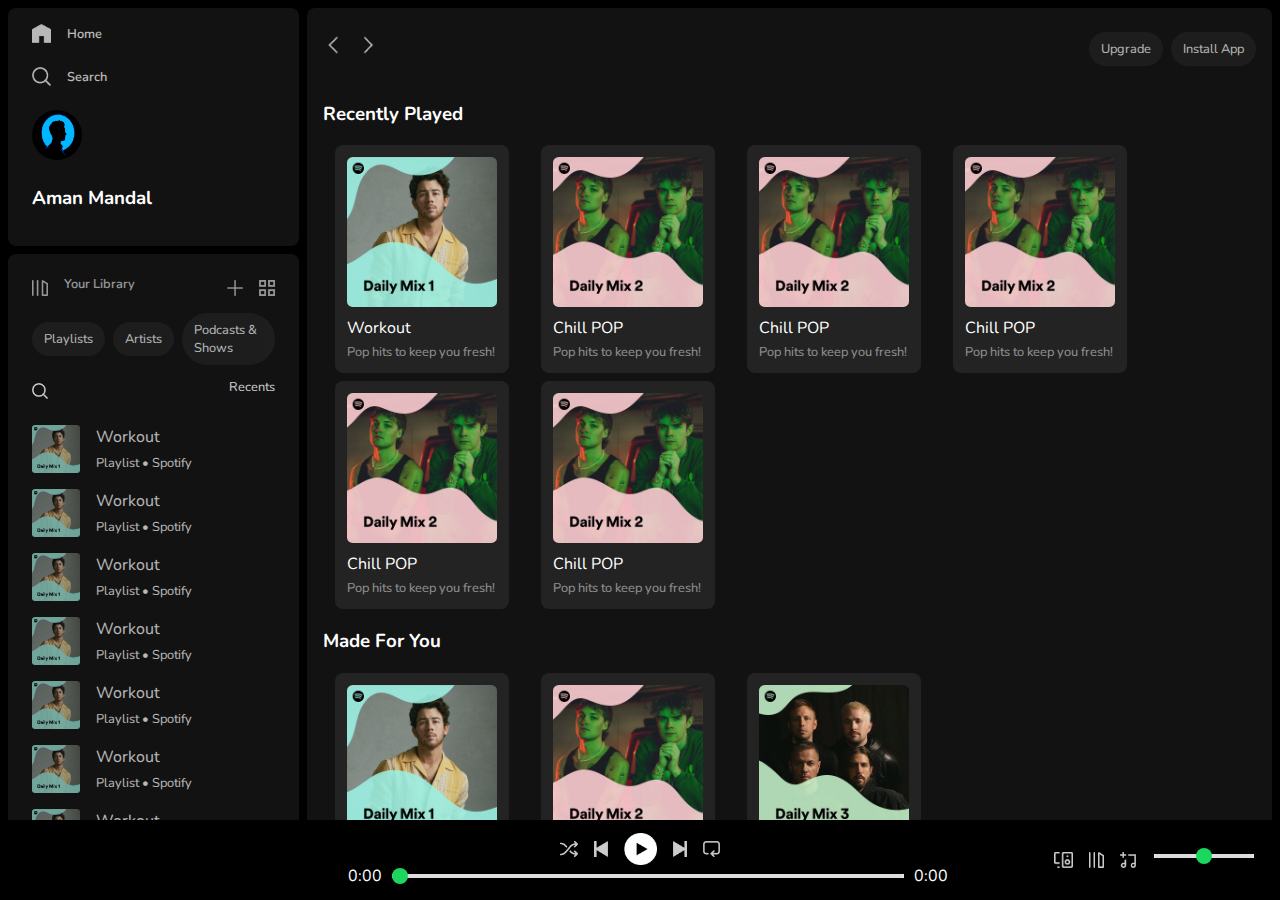
<file: Spotify Clone/index.html>
<!DOCTYPE html>
<html lang="en">

<head>
  <meta charset="UTF-8">
  <meta name="viewport" content="width=device-width, initial-scale=1.0">
  <title>Spotify - Web Player : Music for Everyone</title>
  <meta name="description" content="Spotify Clone built using html and Css">
  <link rel="stylesheet" href="style.css">
  
  <link rel="icon" type="images/x-icon" href="assests/logo.png" />
  <link rel="preconnect" href="https://fonts.googleapis.com" />
  <link rel="preconnect" href="https://fonts.gstatic.com" crossorigin />
  <link rel="stylesheet" href="https://fonts.googleapis.com/css2?family=Nunito:wght@300;400;700&display=swap">
</head>

<body>
  
  <div class="container">
    <div class="sidebar">
      <div class="top-icons">
        <div class="link-flex">
          <img src="./assets/home.png" alt="Home" />
          <a href="#">Home</a>
        </div>
        <div class="link-flex">
          <img src="./assets/search.png" alt="Search" />
          <a href="#">Search</a>
        </div>
        <a href=""><img src="profile-pic.png" alt="Avatar" class="avatar"><h3>Aman Mandal</h3></a>
      </div>
      <div class="library">
        <div class="flex-top">
          <div class="link-flex">
            <img src="./assets/playlist.png" alt="Library" />
            <p>Your Library</p>
          </div>
          <div class="link-flex">
            <img src="./assets/plus.png" />
            <img src="./assets/boxes.png" />
          </div>
        </div>
        <div class="link-flex" style="gap: 0.5rem">
          <div class="chip">Playlists</div>
          <div class="chip">Artists</div>
          <div class="chip">Podcasts & Shows</div>
        </div>
        <div class="flex-top">
          <img src="./assets/search.png" />
          <p>Recents</p>
        </div>
        <div class="albums">
          <div class="link-flex album-flex">
            <img src="./assets/mix1.jpeg" class="album-cover" />
            <div class="col-flex">
              <p class="album-name">Workout</p>
              <p>Playlist &#x2022; Spotify</p>
            </div>
          </div>
          <div class="link-flex album-flex">
            <img src="./assets/mix1.jpeg" class="album-cover" />
            <div class="col-flex">
              <p class="album-name">Workout</p>
              <p>Playlist &#x2022; Spotify</p>
            </div>
          </div>
          <div class="link-flex album-flex">
            <img src="./assets/mix1.jpeg" class="album-cover" />
            <div class="col-flex">
              <p class="album-name">Workout</p>
              <p>Playlist &#x2022; Spotify</p>
            </div>
          </div>
          <div class="link-flex album-flex">
            <img src="./assets/mix1.jpeg" class="album-cover" />
            <div class="col-flex">
              <p class="album-name">Workout</p>
              <p>Playlist &#x2022; Spotify</p>
            </div>
          </div>
          <div class="link-flex album-flex">
            <img src="./assets/mix1.jpeg" class="album-cover" />
            <div class="col-flex">
              <p class="album-name">Workout</p>
              <p>Playlist &#x2022; Spotify</p>
            </div>
          </div>
          <div class="link-flex album-flex">
            <img src="./assets/mix1.jpeg" class="album-cover" />
            <div class="col-flex">
              <p class="album-name">Workout</p>
              <p>Playlist &#x2022; Spotify</p>
            </div>
          </div>
          <div class="link-flex album-flex">
            <img src="./assets/mix1.jpeg" class="album-cover" />
            <div class="col-flex">
              <p class="album-name">Workout</p>
              <p>Playlist &#x2022; Spotify</p>
            </div>
          </div>
          <div class="link-flex album-flex">
            <img src="./assets/mix1.jpeg" class="album-cover" />
            <div class="col-flex">
              <p class="album-name">Workout</p>
              <p>Playlist &#x2022; Spotify</p>
            </div>
          </div>
          <div class="link-flex album-flex">
            <img src="./assets/mix1.jpeg" class="album-cover" />
            <div class="col-flex">
              <p class="album-name">Workout</p>
              <p>Playlist &#x2022; Spotify</p>
            </div>
          </div>
          <div class="link-flex album-flex">
            <img src="./assets/mix1.jpeg" class="album-cover" />
            <div class="col-flex">
              <p class="album-name">Workout</p>
              <p>Playlist &#x2022; Spotify</p>
            </div>
          </div>
          <div class="link-flex album-flex">
            <img src="./assets/mix1.jpeg" class="album-cover" />
            <div class="col-flex">
              <p class="album-name">Workout</p>
              <p>Playlist &#x2022; Spotify</p>
            </div>
          </div>
          <div class="link-flex album-flex">
            <img src="./assets/mix1.jpeg" class="album-cover" />
            <div class="col-flex">
              <p class="album-name">Workout</p>
              <p>Playlist &#x2022; Spotify</p>
            </div>
          </div>
          <div class="link-flex album-flex">
            <img src="./assets/mix1.jpeg" class="album-cover" />
            <div class="col-flex">
              <p class="album-name">Workout</p>
              <p>Playlist &#x2022; Spotify</p>
            </div>
          </div>
          <div class="link-flex album-flex">
            <img src="./assets/mix1.jpeg" class="album-cover" />
            <div class="col-flex">
              <p class="album-name">Workout</p>
              <p>Playlist &#x2022; Spotify</p>
            </div>
          </div>
          <div class="link-flex album-flex">
            <img src="./assets/mix1.jpeg" class="album-cover" />
            <div class="col-flex">
              <p class="album-name">Workout</p>
              <p>Playlist &#x2022; Spotify</p>
            </div>
          </div>
        </div>
        <!-- Put your playlists here -->
      </div>
    </div>
    <div class="main-content">
      <div class="navbar">
        <div class="link-flex">
          <img src="./assets/back_navigation.png" />
          <img src="./assets/forward_navigation.png" />
        </div>
        <!-- Navbar content -->
        <div class="link-flex" style="gap: 0; column-gap: 0.5rem">
          
          <div class="chip">Upgrade</div>
          <div class="chip">Install App</div>
          
        </div>
      </div>
      <h3>Recently Played</h3>
      <div class="cards-container">
        <div class="card">
          <img src="./assets/mix1.jpeg" class="card-img" />
          <p class="card-name">Workout</p>
          <p class="card-description">Pop hits to keep you fresh!</p>
        </div>
        <div class="card">
          <img src="./assets/mix2.jpeg" class="card-img" />
          <p class="card-name">Chill POP</p>
          <p class="card-description">Pop hits to keep you fresh!</p>
        </div>
        <div class="card">
          <img src="./assets/mix2.jpeg" class="card-img" />
          <p class="card-name">Chill POP</p>
          <p class="card-description">Pop hits to keep you fresh!</p>
        </div>
        <div class="card">
          <img src="./assets/mix2.jpeg" class="card-img" />
          <p class="card-name">Chill POP</p>
          <p class="card-description">Pop hits to keep you fresh!</p>
        </div>
        <div class="card">
          <img src="./assets/mix2.jpeg" class="card-img" />
          <p class="card-name">Chill POP</p>
          <p class="card-description">Pop hits to keep you fresh!</p>
        </div>
        <div class="card">
          <img src="./assets/mix2.jpeg" class="card-img" />
          <p class="card-name">Chill POP</p>
          <p class="card-description">Pop hits to keep you fresh!</p>
        </div>
      </div>
      <h3>Made For You</h3>
      <div class="cards-container">
        <div class="card">
          <img src="./assets/mix1.jpeg" class="card-img" />
          <p class="card-name">Workout</p>
          <p class="card-description">Pop hits to keep you fresh!</p>
        </div>
        <div class="card">
          <img src="./assets/mix2.jpeg" class="card-img" />
          <p class="card-name">Workout</p>
          <p class="card-description">Pop hits to keep you fresh!</p>
        </div>
        <div class="card">
          <img src="./assets/mix3.jpeg" class="card-img" />
          <p class="card-name">Workout</p>
          <p class="card-description">Pop hits to keep you fresh!</p>
        </div>
      </div>
      <h3>Made For You</h3>
      <div class="cards-container">
        <div class="card">
          <img src="./assets/mix1.jpeg" class="card-img" />
          <p class="card-name">Workout</p>
          <p class="card-description">Pop hits to keep you fresh!</p>
        </div>
        <div class="card">
          <img src="./assets/mix2.jpeg" class="card-img" />
          <p class="card-name">Workout</p>
          <p class="card-description">Pop hits to keep you fresh!</p>
        </div>
      </div>
      <h3>Trending From KRI$HNA</h3>
      <div class="cards-container">
        <div class="card">
          <img src="./assets/mix1.jpeg" class="card-img" />
          <p class="card-name">Workout</p>
          <p class="card-description">Pop hits to keep you fresh!</p>
        </div>
        <div class="card">
          <img src="./assets/mix2.jpeg" class="card-img" />
          <p class="card-name">Workout</p>
          <p class="card-description">Pop hits to keep you fresh!</p>
        </div>
        <div class="card">
          <img src="./assets/mix3.jpeg" class="card-img" />
          <p class="card-name">Workout</p>
          <p class="card-description">Pop hits to keep you fresh!</p>
        </div>
      </div>
    </div>
    <div class="player">
      <div class="volume-controls"></div>
      <div class="player-center">
        <div class="player-controls">
          <img style="height: 1rem; margin-right: 1rem; opacity: 0.8" src="./assets/shuffle.png" />
          <img style="height: 1rem; margin-right: 1rem; opacity: 0.8" src="./assets/previous_musicbar.png" />
          <img style="height: 2rem; margin-right: 1rem" src="./assets/play_musicbar.png" />
          <img style="height: 1rem; margin-right: 1rem; opacity: 0.8" src="./assets/next_musicbar.png" />
          <img style="height: 1rem; margin-right: 1rem; opacity: 0.8" src="./assets/loop.png" />
        </div>
        <div class="player-timeline">
          <span class="current-time">0:00</span>
          <input type="range" class="timeline-slider" min="0" max="100" step="1" value="0" />
          <span class="total-time">0:00</span>
        </div>
      </div>

      <div class="volume-controls">
        <img src="./assets/device.png" style="height: 1rem; margin-right: 1rem; opacity: 0.8" alt="Volume" />
        <img src="./assets/playlist.png" style="height: 1rem; margin-right: 1rem; opacity: 0.8" alt="Settings" />
        <img src="./assets/music.png" style="height: 1rem; margin-right: 1rem; opacity: 0.8" alt="Fullscreen" />
        <input type="range" class="volume-slider" min="0" max="100" step="1" value="50" />
      </div>
    </div>
  </div>



</body>

</html>
</file>
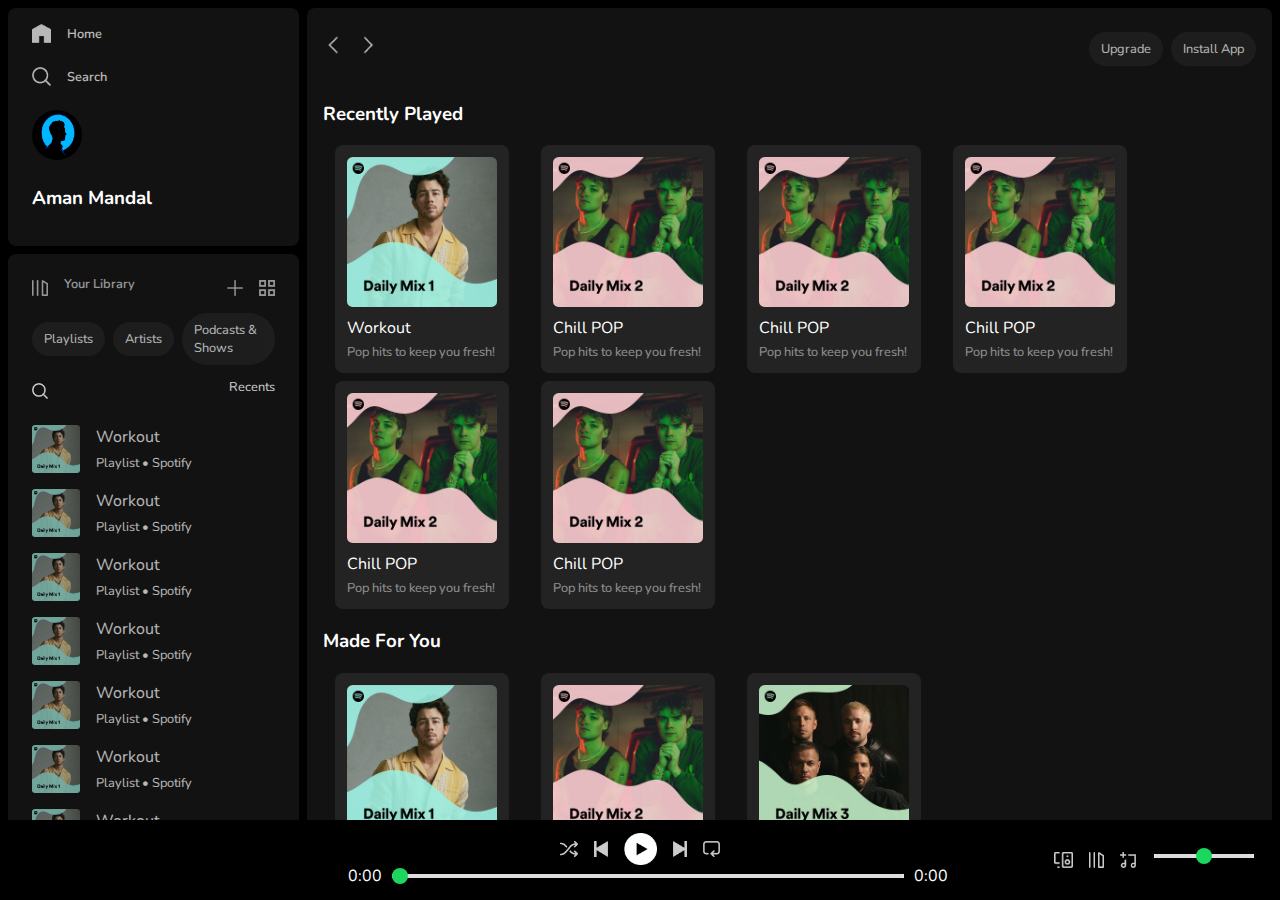
<file: Spotify Clone/Spotify Clone/index.html>
<!DOCTYPE html>
<html lang="en">

<head>
  <meta charset="UTF-8">
  <meta name="viewport" content="width=device-width, initial-scale=1.0">
  <title>Spotify - Web Player : Music for Everyone</title>
  <meta name="description" content="Spotify Clone built using html and Css">
  <link rel="stylesheet" href="style.css">
  
  <link rel="icon" type="images/x-icon" href="assests/logo.png" />
  <link rel="preconnect" href="https://fonts.googleapis.com" />
  <link rel="preconnect" href="https://fonts.gstatic.com" crossorigin />
  <link rel="stylesheet" href="https://fonts.googleapis.com/css2?family=Nunito:wght@300;400;700&display=swap">
</head>

<body>
  
  <div class="container">
    <div class="sidebar">
      <div class="top-icons">
        <div class="link-flex">
          <img src="./assets/home.png" alt="Home" />
          <a href="#">Home</a>
        </div>
        <div class="link-flex">
          <img src="./assets/search.png" alt="Search" />
          <a href="#">Search</a>
        </div>
        <a href=""><img src="profile-pic.png" alt="Avatar" class="avatar"><h3>Aman Mandal</h3></a>
      </div>
      <div class="library">
        <div class="flex-top">
          <div class="link-flex">
            <img src="./assets/playlist.png" alt="Library" />
            <p>Your Library</p>
          </div>
          <div class="link-flex">
            <img src="./assets/plus.png" />
            <img src="./assets/boxes.png" />
          </div>
        </div>
        <div class="link-flex" style="gap: 0.5rem">
          <div class="chip">Playlists</div>
          <div class="chip">Artists</div>
          <div class="chip">Podcasts & Shows</div>
        </div>
        <div class="flex-top">
          <img src="./assets/search.png" />
          <p>Recents</p>
        </div>
        <div class="albums">
          <div class="link-flex album-flex">
            <img src="./assets/mix1.jpeg" class="album-cover" />
            <div class="col-flex">
              <p class="album-name">Workout</p>
              <p>Playlist &#x2022; Spotify</p>
            </div>
          </div>
          <div class="link-flex album-flex">
            <img src="./assets/mix1.jpeg" class="album-cover" />
            <div class="col-flex">
              <p class="album-name">Workout</p>
              <p>Playlist &#x2022; Spotify</p>
            </div>
          </div>
          <div class="link-flex album-flex">
            <img src="./assets/mix1.jpeg" class="album-cover" />
            <div class="col-flex">
              <p class="album-name">Workout</p>
              <p>Playlist &#x2022; Spotify</p>
            </div>
          </div>
          <div class="link-flex album-flex">
            <img src="./assets/mix1.jpeg" class="album-cover" />
            <div class="col-flex">
              <p class="album-name">Workout</p>
              <p>Playlist &#x2022; Spotify</p>
            </div>
          </div>
          <div class="link-flex album-flex">
            <img src="./assets/mix1.jpeg" class="album-cover" />
            <div class="col-flex">
              <p class="album-name">Workout</p>
              <p>Playlist &#x2022; Spotify</p>
            </div>
          </div>
          <div class="link-flex album-flex">
            <img src="./assets/mix1.jpeg" class="album-cover" />
            <div class="col-flex">
              <p class="album-name">Workout</p>
              <p>Playlist &#x2022; Spotify</p>
            </div>
          </div>
          <div class="link-flex album-flex">
            <img src="./assets/mix1.jpeg" class="album-cover" />
            <div class="col-flex">
              <p class="album-name">Workout</p>
              <p>Playlist &#x2022; Spotify</p>
            </div>
          </div>
          <div class="link-flex album-flex">
            <img src="./assets/mix1.jpeg" class="album-cover" />
            <div class="col-flex">
              <p class="album-name">Workout</p>
              <p>Playlist &#x2022; Spotify</p>
            </div>
          </div>
          <div class="link-flex album-flex">
            <img src="./assets/mix1.jpeg" class="album-cover" />
            <div class="col-flex">
              <p class="album-name">Workout</p>
              <p>Playlist &#x2022; Spotify</p>
            </div>
          </div>
          <div class="link-flex album-flex">
            <img src="./assets/mix1.jpeg" class="album-cover" />
            <div class="col-flex">
              <p class="album-name">Workout</p>
              <p>Playlist &#x2022; Spotify</p>
            </div>
          </div>
          <div class="link-flex album-flex">
            <img src="./assets/mix1.jpeg" class="album-cover" />
            <div class="col-flex">
              <p class="album-name">Workout</p>
              <p>Playlist &#x2022; Spotify</p>
            </div>
          </div>
          <div class="link-flex album-flex">
            <img src="./assets/mix1.jpeg" class="album-cover" />
            <div class="col-flex">
              <p class="album-name">Workout</p>
              <p>Playlist &#x2022; Spotify</p>
            </div>
          </div>
          <div class="link-flex album-flex">
            <img src="./assets/mix1.jpeg" class="album-cover" />
            <div class="col-flex">
              <p class="album-name">Workout</p>
              <p>Playlist &#x2022; Spotify</p>
            </div>
          </div>
          <div class="link-flex album-flex">
            <img src="./assets/mix1.jpeg" class="album-cover" />
            <div class="col-flex">
              <p class="album-name">Workout</p>
              <p>Playlist &#x2022; Spotify</p>
            </div>
          </div>
          <div class="link-flex album-flex">
            <img src="./assets/mix1.jpeg" class="album-cover" />
            <div class="col-flex">
              <p class="album-name">Workout</p>
              <p>Playlist &#x2022; Spotify</p>
            </div>
          </div>
          <div class="link-flex album-flex">
            <img src="./assets/mix1.jpeg" class="album-cover" />
            <div class="col-flex">
              <p class="album-name">Workout</p>
              <p>Playlist &#x2022; Spotify</p>
            </div>
          </div>
          <div class="link-flex album-flex">
            <img src="./assets/mix1.jpeg" class="album-cover" />
            <div class="col-flex">
              <p class="album-name">Workout</p>
              <p>Playlist &#x2022; Spotify</p>
            </div>
          </div>
          <div class="link-flex album-flex">
            <img src="./assets/mix1.jpeg" class="album-cover" />
            <div class="col-flex">
              <p class="album-name">Workout</p>
              <p>Playlist &#x2022; Spotify</p>
            </div>
          </div>
        </div>
        <!-- Put your playlists here -->
      </div>
    </div>
    <div class="main-content">
      <div class="navbar">
        <div class="link-flex">
          <img src="./assets/back_navigation.png" />
          <img src="./assets/forward_navigation.png" />
        </div>
        <!-- Navbar content -->
        <div class="link-flex" style="gap: 0; column-gap: 0.5rem">
          
          <div class="chip">Upgrade</div>
          <div class="chip">Install App</div>
          
        </div>
      </div>
      <h3>Recently Played</h3>
      <div class="cards-container">
        <div class="card">
          <img src="./assets/mix1.jpeg" class="card-img" />
          <p class="card-name">Workout</p>
          <p class="card-description">Pop hits to keep you fresh!</p>
        </div>
        <div class="card">
          <img src="./assets/mix2.jpeg" class="card-img" />
          <p class="card-name">Chill POP</p>
          <p class="card-description">Pop hits to keep you fresh!</p>
        </div>
        <div class="card">
          <img src="./assets/mix2.jpeg" class="card-img" />
          <p class="card-name">Chill POP</p>
          <p class="card-description">Pop hits to keep you fresh!</p>
        </div>
        <div class="card">
          <img src="./assets/mix2.jpeg" class="card-img" />
          <p class="card-name">Chill POP</p>
          <p class="card-description">Pop hits to keep you fresh!</p>
        </div>
        <div class="card">
          <img src="./assets/mix2.jpeg" class="card-img" />
          <p class="card-name">Chill POP</p>
          <p class="card-description">Pop hits to keep you fresh!</p>
        </div>
        <div class="card">
          <img src="./assets/mix2.jpeg" class="card-img" />
          <p class="card-name">Chill POP</p>
          <p class="card-description">Pop hits to keep you fresh!</p>
        </div>
      </div>
      <h3>Made For You</h3>
      <div class="cards-container">
        <div class="card">
          <img src="./assets/mix1.jpeg" class="card-img" />
          <p class="card-name">Workout</p>
          <p class="card-description">Pop hits to keep you fresh!</p>
        </div>
        <div class="card">
          <img src="./assets/mix2.jpeg" class="card-img" />
          <p class="card-name">Workout</p>
          <p class="card-description">Pop hits to keep you fresh!</p>
        </div>
        <div class="card">
          <img src="./assets/mix3.jpeg" class="card-img" />
          <p class="card-name">Workout</p>
          <p class="card-description">Pop hits to keep you fresh!</p>
        </div>
      </div>
      <h3>Made For You</h3>
      <div class="cards-container">
        <div class="card">
          <img src="./assets/mix1.jpeg" class="card-img" />
          <p class="card-name">Workout</p>
          <p class="card-description">Pop hits to keep you fresh!</p>
        </div>
        <div class="card">
          <img src="./assets/mix2.jpeg" class="card-img" />
          <p class="card-name">Workout</p>
          <p class="card-description">Pop hits to keep you fresh!</p>
        </div>
      </div>
      <h3>Trending From KRI$HNA</h3>
      <div class="cards-container">
        <div class="card">
          <img src="./assets/mix1.jpeg" class="card-img" />
          <p class="card-name">Workout</p>
          <p class="card-description">Pop hits to keep you fresh!</p>
        </div>
        <div class="card">
          <img src="./assets/mix2.jpeg" class="card-img" />
          <p class="card-name">Workout</p>
          <p class="card-description">Pop hits to keep you fresh!</p>
        </div>
        <div class="card">
          <img src="./assets/mix3.jpeg" class="card-img" />
          <p class="card-name">Workout</p>
          <p class="card-description">Pop hits to keep you fresh!</p>
        </div>
      </div>
    </div>
    <div class="player">
      <div class="volume-controls"></div>
      <div class="player-center">
        <div class="player-controls">
          <img style="height: 1rem; margin-right: 1rem; opacity: 0.8" src="./assets/shuffle.png" />
          <img style="height: 1rem; margin-right: 1rem; opacity: 0.8" src="./assets/previous_musicbar.png" />
          <img style="height: 2rem; margin-right: 1rem" src="./assets/play_musicbar.png" />
          <img style="height: 1rem; margin-right: 1rem; opacity: 0.8" src="./assets/next_musicbar.png" />
          <img style="height: 1rem; margin-right: 1rem; opacity: 0.8" src="./assets/loop.png" />
        </div>
        <div class="player-timeline">
          <span class="current-time">0:00</span>
          <input type="range" class="timeline-slider" min="0" max="100" step="1" value="0" />
          <span class="total-time">0:00</span>
        </div>
      </div>

      <div class="volume-controls">
        <img src="./assets/device.png" style="height: 1rem; margin-right: 1rem; opacity: 0.8" alt="Volume" />
        <img src="./assets/playlist.png" style="height: 1rem; margin-right: 1rem; opacity: 0.8" alt="Settings" />
        <img src="./assets/music.png" style="height: 1rem; margin-right: 1rem; opacity: 0.8" alt="Fullscreen" />
        <input type="range" class="volume-slider" min="0" max="100" step="1" value="50" />
      </div>
    </div>
  </div>



</body>

</html>
</file>
<file: Spotify Clone/style.css>
:root {
    --black: #000;
    --grey: #121212;
    --light-grey: #232323;
    --white: #fff;
  }
  body,
  html {
    height: 100%;
    margin: 0rem;
    overflow: hidden;
    display: flex;
    flex-direction: column;
    font-family: "Nunito", sans-serif;
    background-color: var(--black);
    color: var(--white);
  }
  .avatar {
    height: 50px;
    width: 50px;
    text-align: center;
    border-radius: 50%;
    cursor: pointer;
  }
  .avatar h3{
    justify-content: center;
  }
  a {
    color: var(--white);
    text-decoration: none;
  }
  
  .container {
    display: flex;
    flex: 1;
    overflow: hidden;
    background-color: var(--black);
    padding: 0.5rem;
  }
  
  .sidebar {
    flex: 0.25;
    overflow-y: auto;
  
    display: flex;
    flex-direction: column;
    margin-right: 0.5rem;
  }
  
  .top-icons {
    display: flex;
    flex-direction: column;
    gap: 1.5rem;
    padding: 1rem 1.5rem;
    margin-bottom: 0.5rem;
    background-color: var(--grey);
    border-radius: 0.5rem;
  }
  
  .link-flex {
    display: flex;
    justify-content: flex-start;
    gap: 1rem;
    align-items: center;
    opacity: 0.7;
    font-weight: 600;
    font-size: 0.8rem;
    cursor: pointer;
  }
  
  .link-flex:hover {
    opacity: 1;
    transition: all 0.3s;
  }
  
  .link-flex img {
    height: 1.2rem;
    width: 1.2rem;
  }
  .link-flex p {
    font-size: 1rem;
    color: var(--white);
  }
  
  .library {
    border-radius: 0.5rem;
    flex: 3;
    overflow-y: auto;
    background-color: var(--grey);
    padding: 0.5rem 1.5rem;
  }
  
  .flex-top {
    display: flex;
    justify-content: space-between;
    align-items: center;
  }
  
  .flex-top img {
    height: 1rem;
    width: 1rem;
    opacity: 0.8;
    margin-top: 0.5rem;
  }
  
  .flex-top p {
    font-size: 0.8rem;
    opacity: 0.8;
  }
  
  .flex-top p:hover {
    opacity: 1;
    transition: all 0.3s;
  }
  
  .flex-top img:hover {
    opacity: 1;
    transition: all 0.3s;
  }
  
  .chip {
    margin-top: 0.5rem;
    padding: 0.5rem 0.75rem;
    background-color: var(--light-grey);
    border-radius: 5rem;
    width: fit-content;
    font-weight: normal;
    color: var(--white);
  }
  
  .main-content {
    flex: 0.8;
    overflow-y: auto;
    background-color: var(--grey);
    display: flex;
    flex-direction: column;
    padding: 0rem 1rem;
    border-radius: 0.5rem;
    padding-bottom: 6rem;
  }
  
  .album-flex {
    margin-bottom: 1rem !important;
  }
  
  .albums {
    margin-top: 1rem;
  }
  
  .album-cover {
    height: 3rem !important;
    width: 3rem !important;
    border-radius: 0.2rem;
  }
  
  .col-flex p {
    margin: 0;
    font-weight: normal;
    font-size: 0.8rem;
  }
  
  .album-name {
    color: var(--white);
    margin-bottom: 0.35rem !important;
    font-size: 1rem !important;
  }
  
  .navbar {
    position: sticky;
    top: 0;
    display: flex;
    justify-content: space-between;
    padding: 1rem 0rem;
    align-items: center;
    background-color: var(--grey);
    z-index: 1000;
    /* Other styles as needed */
  }
  
  .cards-container {
    display: flex;
    gap: 0.5rem;
    flex-wrap: wrap;
    /* Other styles as needed */
  }
  
  .card {
    width: 150px;
    background-color: var(--light-grey);
    padding: 0.75rem;
    border-radius: 0.5rem;
    height: fit-content;
    margin: 0rem 0.75rem;
  }
  
  .card-img {
    width: 100%;
    border-radius: 0.35rem;
  }
  
  .card-name {
    margin: 0.25rem 0;
  }
  
  .card-description {
    margin: 0;
    font-size: 0.8rem;
    opacity: 0.5;
  }
  
  .player {
    width: 100%;
    height: 80px; /* Adjust as needed */
    position: fixed;
    bottom: 0;
    background-color: var(--black);
    display: flex;
    justify-content: space-between;
    align-items: center;
  }
  
  .volume-controls {
    width: 20vw;
  }
  
  .player-center {
    display: flex;
    flex-direction: column;
    justify-content: center;
    align-items: center;
    width: 40vw;
  }
  
  .player-controls {
    display: flex;
    align-items: center;
  }
  
  .volume-controls {
    display: flex;
    justify-content: flex-end;
    margin-right: 2rem;
  }
  
  .player-timeline {
    display: flex;
    align-items: center;
  }
  
  .timeline-slider {
    margin: 0 10px;
    width: 40vw;
  }
  
  .volume-slider {
    width: 100px;
    height: 4px;
  }
  
  .timeline-slider:hover,
  .volume-slider:hover {
    background-color: #1bd760;
  }
  .timeline-slider,
  .volume-slider {
    -webkit-appearance: none;
  }
  
  .timeline-slider::-webkit-slider-runnable-track,
  .volume-slider::-webkit-slider-runnable-track {
    height: 4px;
    background: #ddd;
    border: none;
    border-radius: 100px;
  }
  
  .timeline-slider::-webkit-slider-thumb,
  .volume-slider::-webkit-slider-thumb {
    -webkit-appearance: none;
    border: none;
    height: 16px;
    width: 16px;
    border-radius: 50%;
    background: #1bd760;
    margin-top: -6px;
  }
  
  .timeline-slider:focus,
  .volume-slider:focus {
    outline: none;
  }
  
  .timeline-slider:focus::-webkit-slider-runnable-track {
    background: #ccc;
  }
</file>
<file: Spotify Clone/Spotify Clone/style.css>
:root {
    --black: #000;
    --grey: #121212;
    --light-grey: #232323;
    --white: #fff;
  }
  body,
  html {
    height: 100%;
    margin: 0rem;
    overflow: hidden;
    display: flex;
    flex-direction: column;
    font-family: "Nunito", sans-serif;
    background-color: var(--black);
    color: var(--white);
  }
  .avatar {
    height: 50px;
    width: 50px;
    text-align: center;
    border-radius: 50%;
    cursor: pointer;
  }
  .avatar h3{
    justify-content: center;
  }
  a {
    color: var(--white);
    text-decoration: none;
  }
  
  .container {
    display: flex;
    flex: 1;
    overflow: hidden;
    background-color: var(--black);
    padding: 0.5rem;
  }
  
  .sidebar {
    flex: 0.25;
    overflow-y: auto;
  
    display: flex;
    flex-direction: column;
    margin-right: 0.5rem;
  }
  
  .top-icons {
    display: flex;
    flex-direction: column;
    gap: 1.5rem;
    padding: 1rem 1.5rem;
    margin-bottom: 0.5rem;
    background-color: var(--grey);
    border-radius: 0.5rem;
  }
  
  .link-flex {
    display: flex;
    justify-content: flex-start;
    gap: 1rem;
    align-items: center;
    opacity: 0.7;
    font-weight: 600;
    font-size: 0.8rem;
    cursor: pointer;
  }
  
  .link-flex:hover {
    opacity: 1;
    transition: all 0.3s;
  }
  
  .link-flex img {
    height: 1.2rem;
    width: 1.2rem;
  }
  .link-flex p {
    font-size: 1rem;
    color: var(--white);
  }
  
  .library {
    border-radius: 0.5rem;
    flex: 3;
    overflow-y: auto;
    background-color: var(--grey);
    padding: 0.5rem 1.5rem;
  }
  
  .flex-top {
    display: flex;
    justify-content: space-between;
    align-items: center;
  }
  
  .flex-top img {
    height: 1rem;
    width: 1rem;
    opacity: 0.8;
    margin-top: 0.5rem;
  }
  
  .flex-top p {
    font-size: 0.8rem;
    opacity: 0.8;
  }
  
  .flex-top p:hover {
    opacity: 1;
    transition: all 0.3s;
  }
  
  .flex-top img:hover {
    opacity: 1;
    transition: all 0.3s;
  }
  
  .chip {
    margin-top: 0.5rem;
    padding: 0.5rem 0.75rem;
    background-color: var(--light-grey);
    border-radius: 5rem;
    width: fit-content;
    font-weight: normal;
    color: var(--white);
  }
  
  .main-content {
    flex: 0.8;
    overflow-y: auto;
    background-color: var(--grey);
    display: flex;
    flex-direction: column;
    padding: 0rem 1rem;
    border-radius: 0.5rem;
    padding-bottom: 6rem;
  }
  
  .album-flex {
    margin-bottom: 1rem !important;
  }
  
  .albums {
    margin-top: 1rem;
  }
  
  .album-cover {
    height: 3rem !important;
    width: 3rem !important;
    border-radius: 0.2rem;
  }
  
  .col-flex p {
    margin: 0;
    font-weight: normal;
    font-size: 0.8rem;
  }
  
  .album-name {
    color: var(--white);
    margin-bottom: 0.35rem !important;
    font-size: 1rem !important;
  }
  
  .navbar {
    position: sticky;
    top: 0;
    display: flex;
    justify-content: space-between;
    padding: 1rem 0rem;
    align-items: center;
    background-color: var(--grey);
    z-index: 1000;
    /* Other styles as needed */
  }
  
  .cards-container {
    display: flex;
    gap: 0.5rem;
    flex-wrap: wrap;
    /* Other styles as needed */
  }
  
  .card {
    width: 150px;
    background-color: var(--light-grey);
    padding: 0.75rem;
    border-radius: 0.5rem;
    height: fit-content;
    margin: 0rem 0.75rem;
  }
  
  .card-img {
    width: 100%;
    border-radius: 0.35rem;
  }
  
  .card-name {
    margin: 0.25rem 0;
  }
  
  .card-description {
    margin: 0;
    font-size: 0.8rem;
    opacity: 0.5;
  }
  
  .player {
    width: 100%;
    height: 80px; /* Adjust as needed */
    position: fixed;
    bottom: 0;
    background-color: var(--black);
    display: flex;
    justify-content: space-between;
    align-items: center;
  }
  
  .volume-controls {
    width: 20vw;
  }
  
  .player-center {
    display: flex;
    flex-direction: column;
    justify-content: center;
    align-items: center;
    width: 40vw;
  }
  
  .player-controls {
    display: flex;
    align-items: center;
  }
  
  .volume-controls {
    display: flex;
    justify-content: flex-end;
    margin-right: 2rem;
  }
  
  .player-timeline {
    display: flex;
    align-items: center;
  }
  
  .timeline-slider {
    margin: 0 10px;
    width: 40vw;
  }
  
  .volume-slider {
    width: 100px;
    height: 4px;
  }
  
  .timeline-slider:hover,
  .volume-slider:hover {
    background-color: #1bd760;
  }
  .timeline-slider,
  .volume-slider {
    -webkit-appearance: none;
  }
  
  .timeline-slider::-webkit-slider-runnable-track,
  .volume-slider::-webkit-slider-runnable-track {
    height: 4px;
    background: #ddd;
    border: none;
    border-radius: 100px;
  }
  
  .timeline-slider::-webkit-slider-thumb,
  .volume-slider::-webkit-slider-thumb {
    -webkit-appearance: none;
    border: none;
    height: 16px;
    width: 16px;
    border-radius: 50%;
    background: #1bd760;
    margin-top: -6px;
  }
  
  .timeline-slider:focus,
  .volume-slider:focus {
    outline: none;
  }
  
  .timeline-slider:focus::-webkit-slider-runnable-track {
    background: #ccc;
  }
</file>
